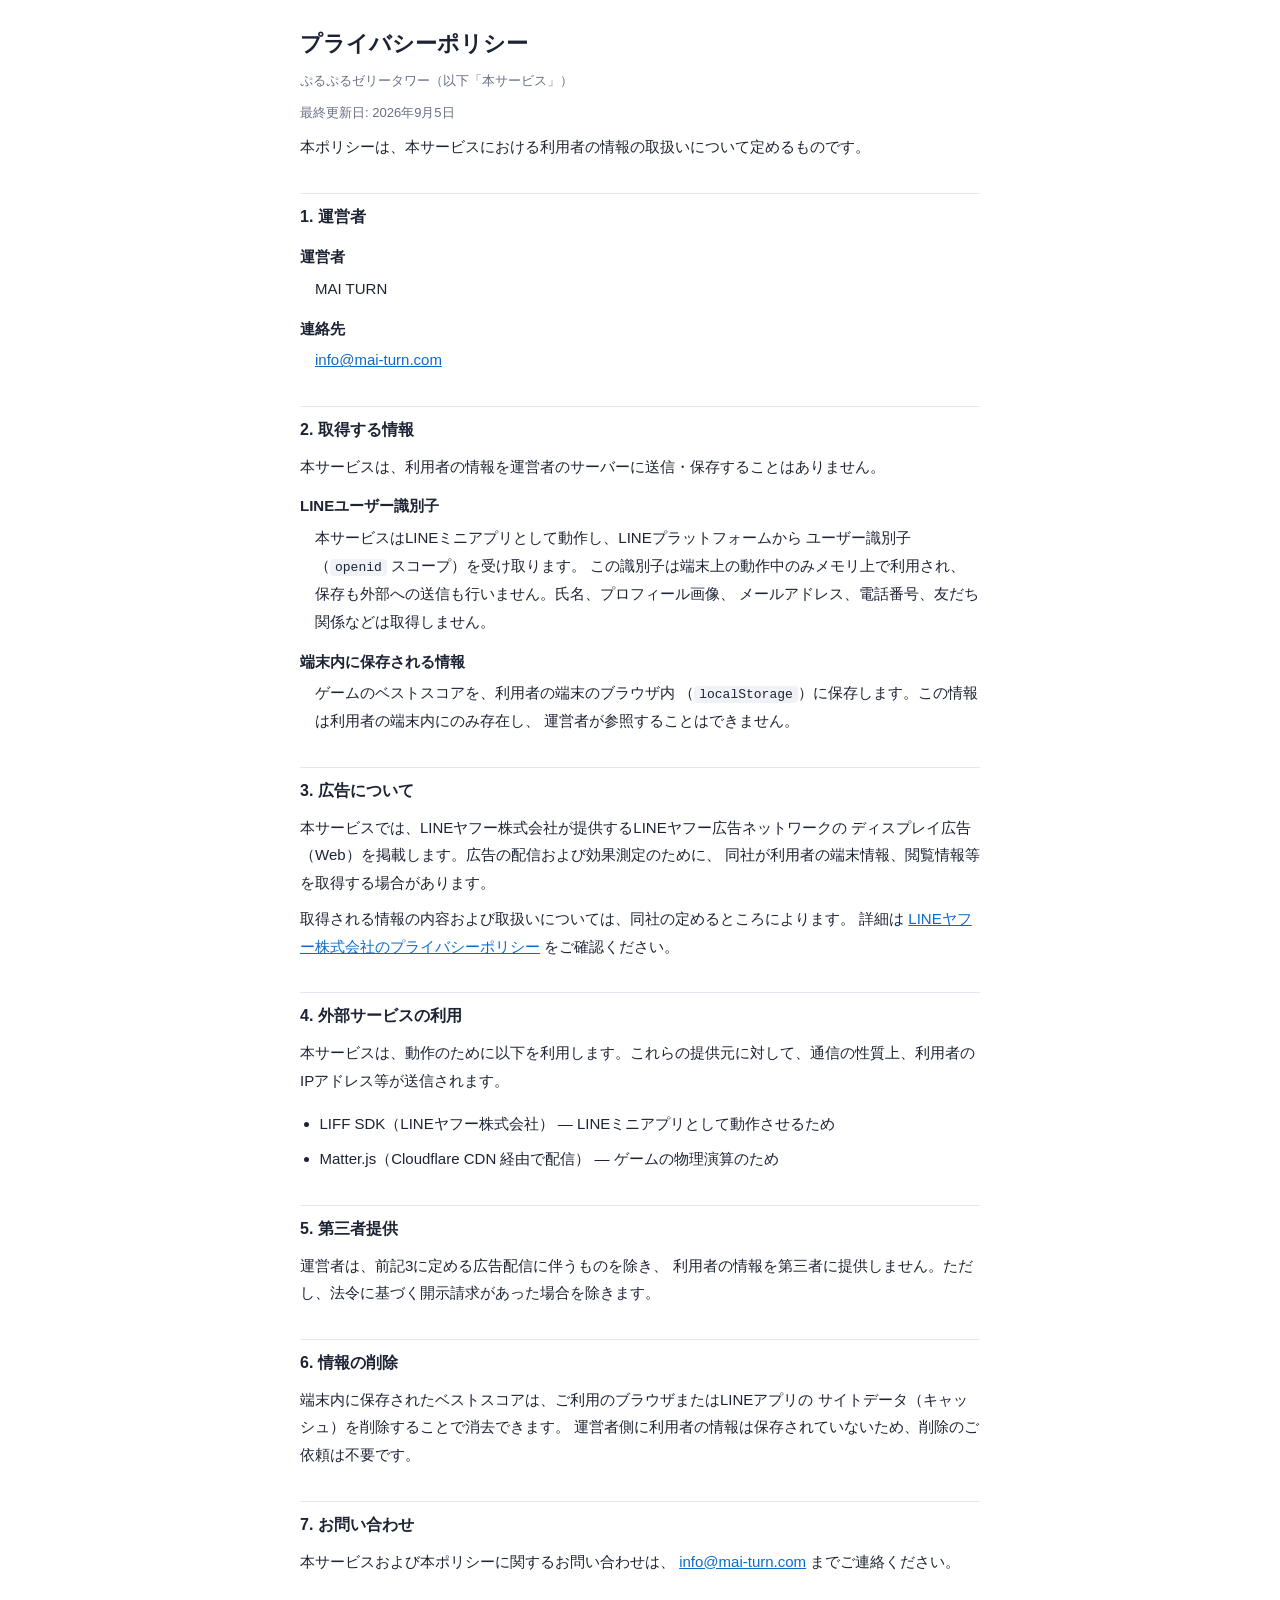
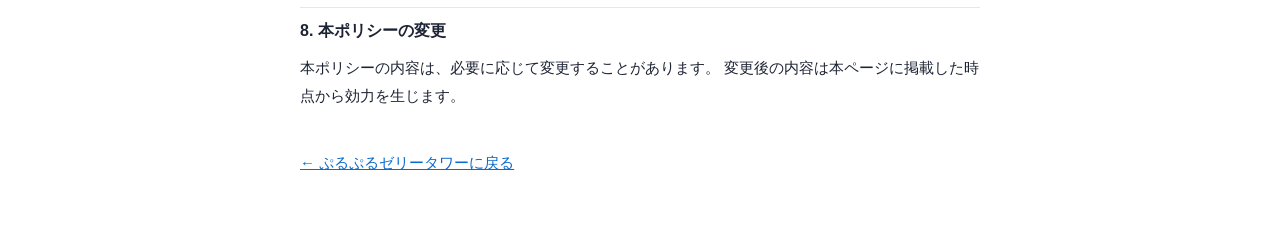
<file: privacy.html>
<!DOCTYPE html>
<html lang="ja">
<head>
<meta charset="utf-8">
<meta name="viewport" content="width=device-width, initial-scale=1, viewport-fit=cover">
<title>プライバシーポリシー | ぷるぷるゼリータワー</title>
<style>
  :root { color-scheme: light dark; }
  * { box-sizing: border-box; }
  body {
    margin: 0;
    padding: 24px 20px 64px;
    max-width: 720px;
    margin-inline: auto;
    background: #ffffff;
    color: #1c2333;
    font-family: -apple-system, BlinkMacSystemFont, "Hiragino Sans", "Noto Sans JP", sans-serif;
    font-size: 15px;
    line-height: 1.85;
    -webkit-text-size-adjust: 100%;
    padding-bottom: calc(64px + env(safe-area-inset-bottom, 0px));
  }
  h1 { font-size: 22px; margin: 0 0 4px; }
  h2 { font-size: 16px; margin: 32px 0 8px; padding-top: 8px; border-top: 1px solid #e3e7ef; }
  p, li { margin: 8px 0; }
  ul { padding-left: 1.3em; }
  .meta { color: #667085; font-size: 13px; margin: 0 0 8px; }
  .note {
    margin: 20px 0;
    padding: 12px 14px;
    border-radius: 8px;
    background: #f4f7fb;
    font-size: 14px;
  }
  dl { margin: 8px 0; }
  dt { font-weight: 700; margin-top: 12px; }
  dd { margin: 4px 0 0; padding-left: 1em; }
  a { color: #0b6bcb; }
  code { background: #f0f2f7; padding: 1px 5px; border-radius: 4px; font-size: 13px; }
  .back { display: inline-block; margin-top: 32px; }

  @media (prefers-color-scheme: dark) {
    body { background: #12151d; color: #e7ebf3; }
    h2 { border-top-color: #2a3040; }
    .meta { color: #98a2b3; }
    .note { background: #1b2029; }
    code { background: #1b2029; }
    a { color: #6fb5ff; }
  }
</style>
</head>
<body>

<h1>プライバシーポリシー</h1>
<p class="meta">ぷるぷるゼリータワー（以下「本サービス」）</p>
<p class="meta">最終更新日: 2026年9月5日</p>

<p>
  本ポリシーは、本サービスにおける利用者の情報の取扱いについて定めるものです。
</p>

<h2>1. 運営者</h2>
<dl>
  <dt>運営者</dt>
  <dd>MAI TURN</dd>
  <dt>連絡先</dt>
  <dd><a href="mailto:info@mai-turn.com">info@mai-turn.com</a></dd>
</dl>

<h2>2. 取得する情報</h2>

<p>本サービスは、利用者の情報を運営者のサーバーに送信・保存することはありません。</p>

<dl>
  <dt>LINEユーザー識別子</dt>
  <dd>
    本サービスはLINEミニアプリとして動作し、LINEプラットフォームから
    ユーザー識別子（<code>openid</code> スコープ）を受け取ります。
    この識別子は端末上の動作中のみメモリ上で利用され、
    保存も外部への送信も行いません。氏名、プロフィール画像、
    メールアドレス、電話番号、友だち関係などは取得しません。
  </dd>

  <dt>端末内に保存される情報</dt>
  <dd>
    ゲームのベストスコアを、利用者の端末のブラウザ内
    （<code>localStorage</code>）に保存します。この情報は利用者の端末内にのみ存在し、
    運営者が参照することはできません。
  </dd>
</dl>

<h2>3. 広告について</h2>
<p>
  本サービスでは、LINEヤフー株式会社が提供するLINEヤフー広告ネットワークの
  ディスプレイ広告（Web）を掲載します。広告の配信および効果測定のために、
  同社が利用者の端末情報、閲覧情報等を取得する場合があります。
</p>
<p>
  取得される情報の内容および取扱いについては、同社の定めるところによります。
  詳細は
  <a href="https://www.lycorp.co.jp/ja/company/privacypolicy/" target="_blank" rel="noopener">LINEヤフー株式会社のプライバシーポリシー</a>
  をご確認ください。
</p>

<h2>4. 外部サービスの利用</h2>
<p>本サービスは、動作のために以下を利用します。これらの提供元に対して、通信の性質上、利用者のIPアドレス等が送信されます。</p>
<ul>
  <li>LIFF SDK（LINEヤフー株式会社） — LINEミニアプリとして動作させるため</li>
  <li>Matter.js（Cloudflare CDN 経由で配信） — ゲームの物理演算のため</li>
</ul>

<h2>5. 第三者提供</h2>
<p>
  運営者は、前記3に定める広告配信に伴うものを除き、
  利用者の情報を第三者に提供しません。ただし、法令に基づく開示請求があった場合を除きます。
</p>

<h2>6. 情報の削除</h2>
<p>
  端末内に保存されたベストスコアは、ご利用のブラウザまたはLINEアプリの
  サイトデータ（キャッシュ）を削除することで消去できます。
  運営者側に利用者の情報は保存されていないため、削除のご依頼は不要です。
</p>

<h2>7. お問い合わせ</h2>
<p>
  本サービスおよび本ポリシーに関するお問い合わせは、
  <a href="mailto:info@mai-turn.com">info@mai-turn.com</a> までご連絡ください。
</p>

<h2>8. 本ポリシーの変更</h2>
<p>
  本ポリシーの内容は、必要に応じて変更することがあります。
  変更後の内容は本ページに掲載した時点から効力を生じます。
</p>

<a class="back" href="./">← ぷるぷるゼリータワーに戻る</a>

</body>
</html>
</file>
